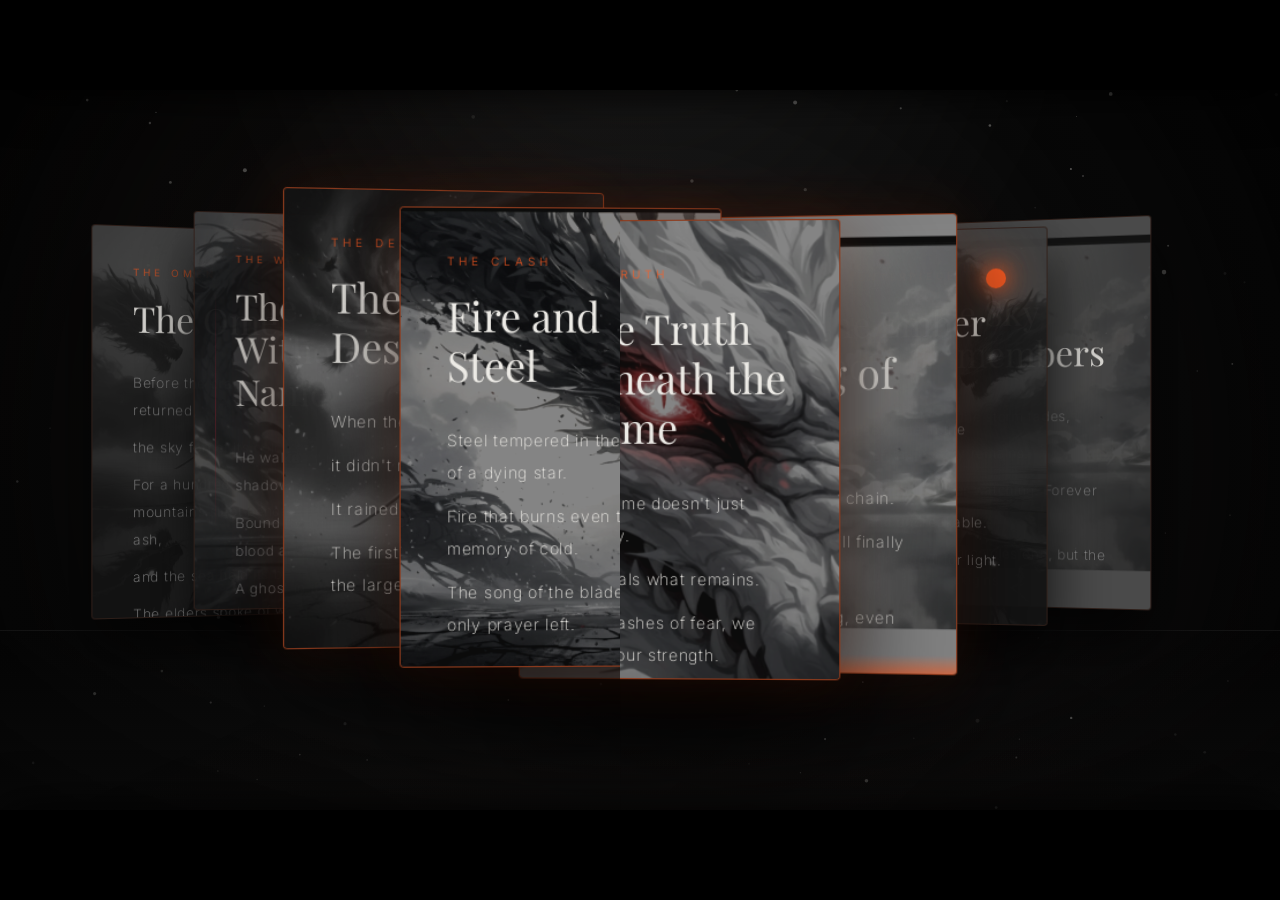
<file: story.html>
<!DOCTYPE html>
<html lang="en">

<head>
    <meta charset="UTF-8">
    <meta name="viewport" content="width=device-width, initial-scale=1.0">
    <title>RYŪJIN — The Untold Chronicles</title>
    <link rel="preconnect" href="https://fonts.googleapis.com">
    <link rel="preconnect" href="https://fonts.gstatic.com" crossorigin>
    <link
        href="https://fonts.googleapis.com/css2?family=Playfair+Display:ital,wght@0,400;0,700;1,400&family=Inter:wght@200;300;400&display=swap"
        rel="stylesheet">
    <link rel="stylesheet" href="story.css">
</head>

<body>

    <!-- Cinematic Letterbox -->
    <div class="letterbox top"></div>
    <div class="letterbox bottom"></div>

    <!-- Background Environment -->
    <div class="environment">
        <div class="fog-overlay"></div>
        <div class="mountain-silhouette"></div>
        <div class="ash-particles" id="ash-canvas-container">
            <canvas id="ash-canvas"></canvas>
        </div>
        <div class="film-grain"></div>
        <div class="vignette"></div>
        <div class="top-light"></div>
        <div class="matte-floor">
            <div class="floor-reflection"></div>
        </div>
    </div>

    <!-- Main Experience Container -->
    <main class="story-viewport" id="story-viewport">
        <div class="cards-wrapper" id="cards-wrapper">
            <!-- Cards will be injected by story.js or hardcoded if small enough -->

            <!-- Card 1 — The Omen -->
            <div class="card" data-index="0">
                <div class="card-inner">
                    <div class="card-bg" style="background-image: url('photo_theme1.png');"></div>
                    <div class="card-content">
                        <p class="card-label">The Omen</p>
                        <h2 class="card-title">The Omen</h2>
                        <div class="card-body">
                            <p>Before the dragons returned,</p>
                            <p>the sky forgot its color.</p>
                            <p>For a hundred years, the mountains slept beneath ash,</p>
                            <p>and the sea held its breath.</p>
                            <p>The elders spoke of wings made of storm</p>
                            <p>and eyes that burned like fallen stars.</p>
                            <p>But no one believed them.</p>
                            <p>Until the wind changed.</p>
                        </div>
                    </div>
                    <div class="ember-crack"></div>
                </div>
            </div>

            <!-- Card 2 — The Warrior Without a Name -->
            <div class="card" data-index="1">
                <div class="card-inner">
                    <div class="card-bg" style="background-image: url('photo_theme 2.png');"></div>
                    <div class="card-content">
                        <p class="card-label">The Warrior</p>
                        <h2 class="card-title">The Warrior Without a Name</h2>
                        <div class="card-body">
                            <p>He walked where no shadow dared to follow.</p>
                            <p>Bound by an oath signed in blood and steel.</p>
                            <p>A ghost in the mist, a blade in the dark.</p>
                        </div>
                    </div>
                    <div class="red-line"></div>
                </div>
            </div>

            <!-- Card 3 — The First Descent -->
            <div class="card" data-index="2">
                <div class="card-inner">
                    <div class="card-bg" style="background-image: url('photo_theme 4.png');"></div>
                    <div class="card-content">
                        <p class="card-label">The Descent</p>
                        <h2 class="card-title">The First Descent</h2>
                        <div class="card-body">
                            <p>When the sky split open,</p>
                            <p>it didn't rain water.</p>
                            <p>It rained fire and scale.</p>
                            <p>The first shadow to fall was the largest.</p>
                        </div>
                    </div>
                </div>
            </div>

            <!-- Card 4 — Fire and Steel -->
            <div class="card" data-index="3">
                <div class="card-inner">
                    <div class="card-bg" style="background-image: url('photo_theme 5.png');"></div>
                    <div class="card-content">
                        <p class="card-label">The Clash</p>
                        <h2 class="card-title">Fire and Steel</h2>
                        <div class="card-body">
                            <p>Steel tempered in the heart of a dying star.</p>
                            <p>Fire that burns even the memory of cold.</p>
                            <p>The song of the blade is the only prayer left.</p>
                        </div>
                    </div>
                </div>
            </div>

            <!-- Card 5 — The Truth Beneath the Flame -->
            <div class="card" data-index="4">
                <div class="card-inner">
                    <div class="card-bg" style="background-image: url('photo_theme 3.png');"></div>
                    <div class="card-content">
                        <p class="card-label">The Truth</p>
                        <h2 class="card-title">The Truth Beneath the Flame</h2>
                        <div class="card-body">
                            <p>The flame doesn't just destroy.</p>
                            <p>It reveals what remains.</p>
                            <p>In the ashes of fear, we found our strength.</p>
                        </div>
                    </div>
                </div>
            </div>

            <!-- Card 6 — The Breaking of Fear -->
            <div class="card" data-index="5">
                <div class="card-inner">
                    <div class="card-bg" style="background-image: url('photo_theme 6.png');"></div>
                    <div class="card-content">
                        <p class="card-label">The Breaking</p>
                        <h2 class="card-title">The Breaking of Fear</h2>
                        <div class="card-body">
                            <p>Fear is the heaviest chain.</p>
                            <p>Break it, and you will finally fly.</p>
                            <p>The dawn is coming, even if the sun is gone.</p>
                        </div>
                    </div>
                </div>
            </div>

            <!-- Card 7 — The Ember Pact -->
            <div class="card" data-index="6">
                <div class="card-inner">
                    <div class="card-bg" style="background-image: url('photo_theme1.png');"></div>
                    <div class="card-content">
                        <p class="card-label">The Centerpiece</p>
                        <h2 class="card-title">The Ember Pact</h2>
                        <div class="card-body">
                            <p>A promise made in the silence between heartbeats.</p>
                            <p>Ancient and unbreakable.</p>
                            <p>Blood for fire. Soul for light.</p>
                        </div>
                    </div>
                    <div class="glowing-orb"></div>
                </div>
            </div>

            <!-- Card 8 — The Sky Remembers -->
            <div class="card" data-index="7">
                <div class="card-inner">
                    <div class="card-bg" style="background-image: url('photo_theme 6.png');"></div>
                    <div class="card-content">
                        <p class="card-label">The Finality</p>
                        <h2 class="card-title">The Sky Remembers</h2>
                        <div class="card-body">
                            <p>When the storm fades,</p>
                            <p>the sky remains.</p>
                            <p>Forever watching. Forever silent.</p>
                            <p>The chronicles end, but the myth begins.</p>
                        </div>
                    </div>
                </div>
            </div>

        </div>
    </main>

    <script src="story.js"></script>
</body>

</html>
</file>
<file: story.css>
/* ═══════════════════════════════════════════════════════
   STORY EXPERIENCE — Design System (Dark Fantasy)
   🎨 Palette: #0D0D0D, #FF5A1F, #8B1E2D, #EDEBE6
   ═══════════════════════════════════════════════════════ */

:root {
    --bg-deep: #0D0D0D;
    --charcoal: #1A1A1A;
    --ember: #FF5A1F;
    --crimson: #8B1E2D;
    --ash: #EDEBE6;
    --text-dim: #999;

    --serif: 'Playfair Display', serif;
    --sans: 'Inter', sans-serif;

    --card-w: clamp(280px, 20vw, 400px);
    --card-h: clamp(400px, 30vw, 600px);

    --ease-cine: cubic-bezier(0.23, 1, 0.32, 1);
}

* {
    box-sizing: border-box;
    margin: 0;
    padding: 0;
}

body {
    background-color: var(--bg-deep);
    color: var(--ash);
    font-family: var(--sans);
    overflow: hidden;
    /* Script handles container scrolling */
    height: 100vh;
    width: 100vw;
    -webkit-font-smoothing: antialiased;
    background-image:
        radial-gradient(circle at 20% 30%, rgba(255, 90, 31, 0.02) 0%, transparent 40%),
        radial-gradient(circle at 80% 70%, rgba(139, 30, 45, 0.02) 0%, transparent 40%);
}

/* ── Cinematic Letterbox ── */
.letterbox {
    position: fixed;
    left: 0;
    width: 100%;
    height: 10vh;
    background: #000;
    z-index: 100;
    pointer-events: none;
    box-shadow: 0 0 50px rgba(0, 0, 0, 1);
}

.letterbox.top {
    top: 0;
}

.letterbox.bottom {
    bottom: 0;
}

/* ── Environment ── */
.environment {
    position: fixed;
    inset: 0;
    z-index: 0;
    pointer-events: none;
}

.fog-overlay {
    position: absolute;
    inset: 0;
    background: radial-gradient(circle at 50% 50%, transparent 20%, rgba(13, 13, 13, 0.8) 100%);
    opacity: 0.6;
}

.mountain-silhouette {
    position: absolute;
    bottom: 0;
    width: 200%;
    height: 40%;
    background: linear-gradient(to top, #000 0%, transparent 100%);
    mask-image: url('data:image/svg+xml;utf8,<svg viewBox="0 0 1000 300" xmlns="http://www.w3.org/2000/svg"><path d="M0 300 L100 200 L250 250 L400 100 L600 220 L750 150 L1000 300 Z" fill="black"/></svg>');
    opacity: 0.1;
    transform: translateX(-25%);
}

.ash-particles {
    position: absolute;
    inset: 0;
}

.film-grain {
    position: absolute;
    inset: 0;
    background-image: url('https://grainy-gradients.vercel.app/noise.svg');
    opacity: 0.03;
    mix-blend-mode: overlay;
}

.vignette {
    position: absolute;
    inset: 0;
    background: radial-gradient(circle at 50% 50%, transparent 30%, #000 120%);
}

.top-light {
    position: absolute;
    top: -10%;
    left: 50%;
    transform: translateX(-50%);
    width: 60%;
    height: 50%;
    background: radial-gradient(ellipse at top, rgba(237, 235, 230, 0.08) 0%, transparent 80%);
    filter: blur(40px);
}

.matte-floor {
    position: absolute;
    bottom: 0;
    left: 0;
    width: 100%;
    height: 30%;
    background: linear-gradient(to bottom, transparent, rgba(13, 13, 13, 0.8));
    border-top: 1px solid rgba(237, 235, 230, 0.03);
    z-index: 1;
}

.floor-reflection {
    position: absolute;
    inset: 0;
    background: radial-gradient(ellipse at bottom, rgba(255, 90, 31, 0.03) 0%, transparent 70%);
    opacity: 0.5;
}

/* ── Main Viewport ── */
.story-viewport {
    position: relative;
    width: 100vw;
    height: 100vh;
    display: flex;
    align-items: center;
    justify-content: center;
    z-index: 10;
    perspective: 2000px;
}

.cards-wrapper {
    position: relative;
    width: 100%;
    height: 100%;
    transform-style: preserve-3d;
    will-change: transform;
}

/* ── Card Design ── */
.card {
    position: absolute;
    top: 50%;
    left: 50%;
    width: var(--card-w);
    height: var(--card-h);
    margin-left: calc(var(--card-w) / -2);
    margin-top: calc(var(--card-h) / -2);
    transform-style: preserve-3d;
    cursor: pointer;
    transition: transform 0.8s var(--ease-cine), opacity 0.8s var(--ease-cine);
}

.card-inner {
    position: relative;
    width: 100%;
    height: 100%;
    background: var(--charcoal);
    border: 1px solid rgba(255, 90, 31, 0.1);
    border-radius: 4px;
    overflow: hidden;
    box-shadow: 0 30px 60px rgba(0, 0, 0, 0.8);
    transform-style: preserve-3d;
}

.card-bg {
    position: absolute;
    inset: 0;
    background-size: cover;
    background-position: center;
    opacity: 0.3;
    filter: contrast(1.2) grayscale(0.5) brightness(0.8);
    transition: opacity 0.6s var(--ease-cine), transform 1.2s var(--ease-cine);
}

/* Texture Overlays */
.card-inner::after {
    content: '';
    position: absolute;
    inset: 0;
    background-image: url('https://www.transparenttextures.com/patterns/dark-matter.png');
    opacity: 0.1;
    pointer-events: none;
}

.card:hover .card-bg {
    opacity: 0.5;
    transform: scale(1.05);
}

/* ── Special Animations ── */

/* Card 4: Steel Flash */
.steel-flash {
    position: absolute;
    inset: 0;
    background: linear-gradient(135deg, transparent 40%, #fff 50%, transparent 60%);
    background-size: 300% 300%;
    animation: flashMove 0.8s var(--ease-cine) forwards;
    z-index: 5;
    mix-blend-mode: overlay;
    pointer-events: none;
}

@keyframes flashMove {
    0% {
        background-position: 100% 100%;
        opacity: 0;
    }

    20% {
        opacity: 1;
    }

    100% {
        background-position: 0% 0%;
        opacity: 0;
    }
}

/* Card 6: Sky Crack */
.card.crack-animation .card-inner::before {
    content: '';
    position: absolute;
    inset: 0;
    background: linear-gradient(transparent 48%, var(--ember) 50%, transparent 52%);
    background-size: 200% 200%;
    animation: crackSplit 1.2s var(--ease-cine) forwards;
    z-index: 4;
    opacity: 0.6;
}

@keyframes crackSplit {
    0% {
        transform: scaleX(0);
    }

    100% {
        transform: scaleX(1);
    }
}

.card-content {
    position: relative;
    padding: 40px;
    height: 100%;
    display: flex;
    flex-direction: column;
    justify-content: flex-start;
    z-index: 2;
}

.card-label {
    font-size: 10px;
    letter-spacing: 0.4em;
    text-transform: uppercase;
    color: var(--ember);
    margin-bottom: 20px;
    opacity: 0.7;
}

.card-title {
    font-family: var(--serif);
    font-size: clamp(24px, 3vw, 36px);
    font-weight: 400;
    line-height: 1.2;
    margin-bottom: 30px;
    color: var(--ash);
}

.card-body {
    font-size: 14px;
    line-height: 2;
    font-weight: 200;
    color: var(--text-dim);
    letter-spacing: 0.05em;
}

.card-body p {
    margin-bottom: 10px;
}

/* ── Card Specialty Effects ── */
.ember-crack {
    position: absolute;
    top: 0;
    right: 0;
    width: 100px;
    height: 100px;
    background: radial-gradient(circle at top right, rgba(255, 90, 31, 0.2), transparent 70%);
    pointer-events: none;
}

.red-line {
    position: absolute;
    left: 20px;
    top: 20%;
    bottom: 20%;
    width: 1px;
    background: linear-gradient(to bottom, transparent, var(--crimson), transparent);
    opacity: 0.5;
}

.glowing-orb {
    position: absolute;
    top: 40px;
    right: 40px;
    width: 20px;
    height: 20px;
    background: var(--ember);
    border-radius: 50%;
    box-shadow: 0 0 20px var(--ember), 0 0 40px var(--ember);
    animation: pulse 4s infinite alternate var(--ease-cine);
}

@keyframes pulse {
    from {
        opacity: 0.4;
        transform: scale(0.8);
    }

    to {
        opacity: 1;
        transform: scale(1.2);
    }
}

/* ── Active State ── */
.card.active {
    z-index: 100;
}

.card.active .card-inner {
    border-color: rgba(255, 90, 31, 0.5);
    box-shadow: 0 0 50px rgba(255, 90, 31, 0.1), 0 40px 100px rgba(0, 0, 0, 0.9);
}

.card.active .card-bg {
    opacity: 0.6;
}

.card.active .card-body {
    color: var(--ash);
}

/* ─────────────────────────────────────────────────────────── */
</file>
